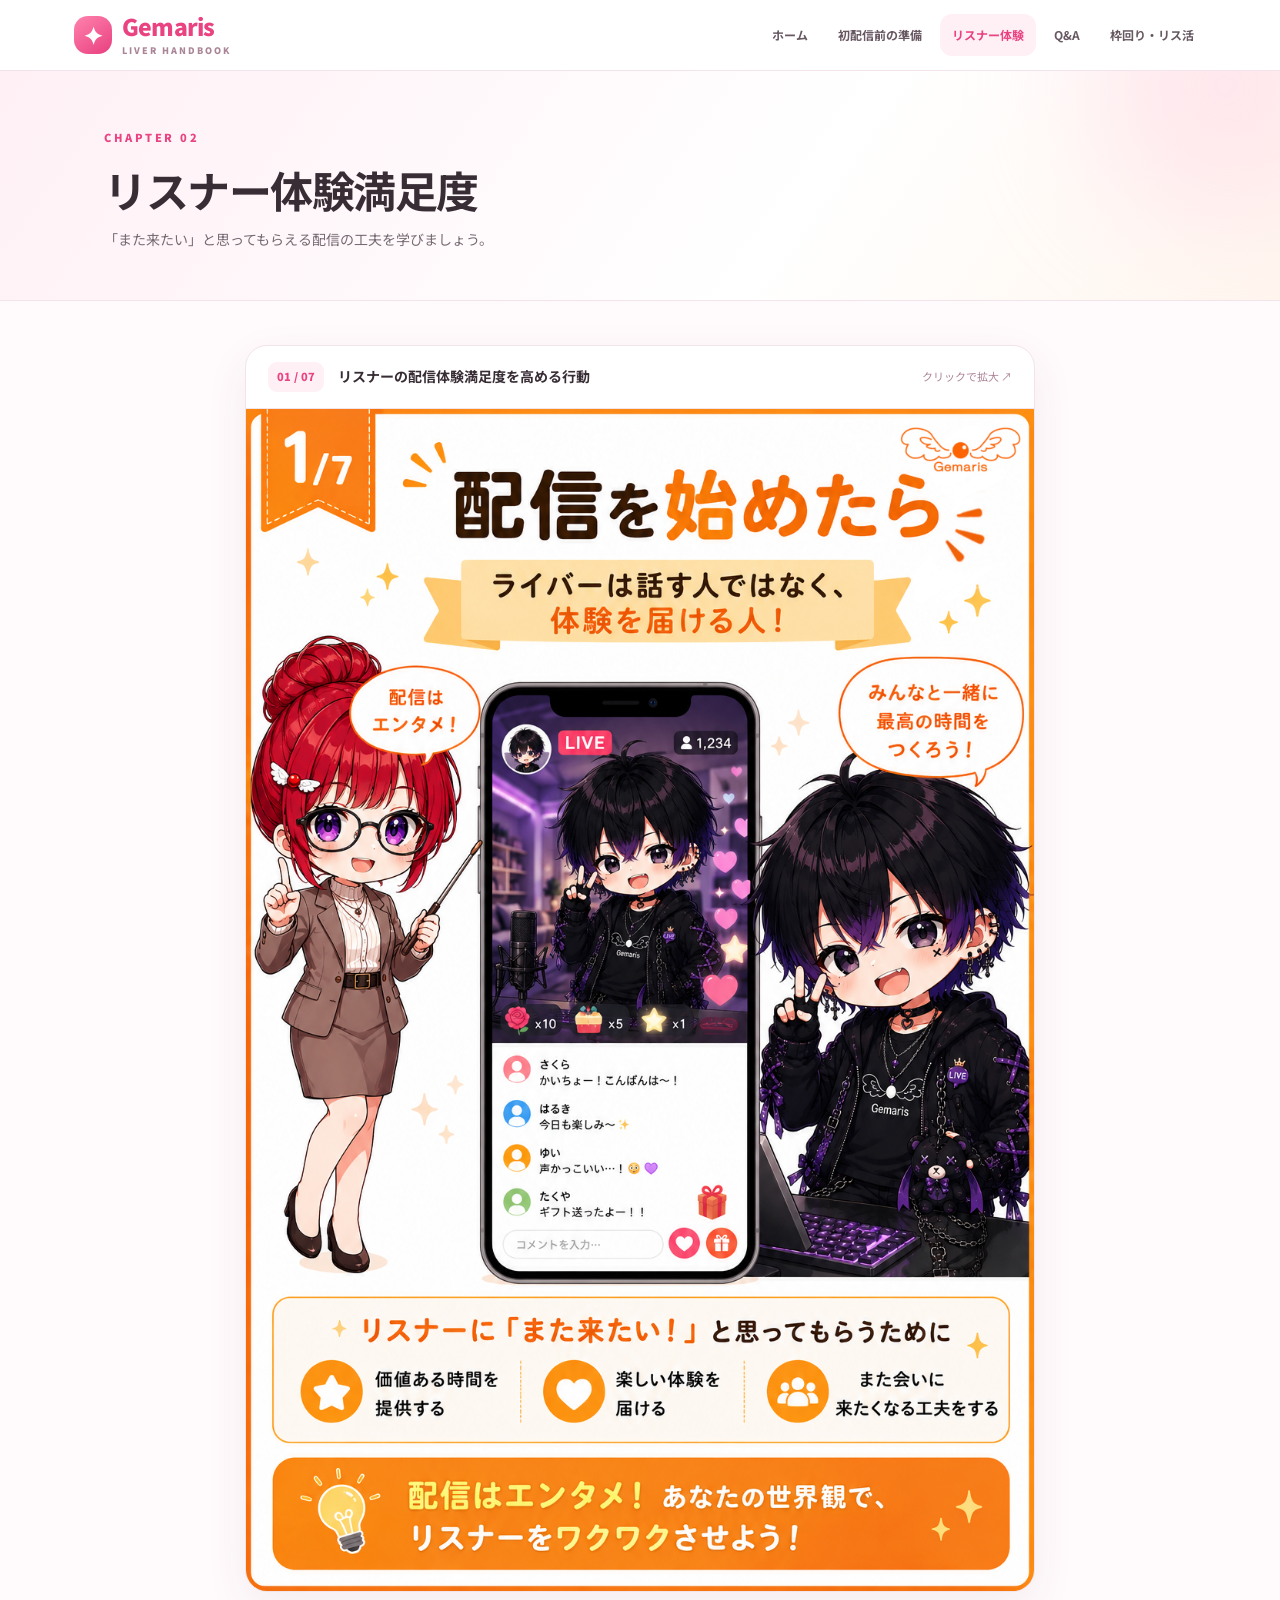
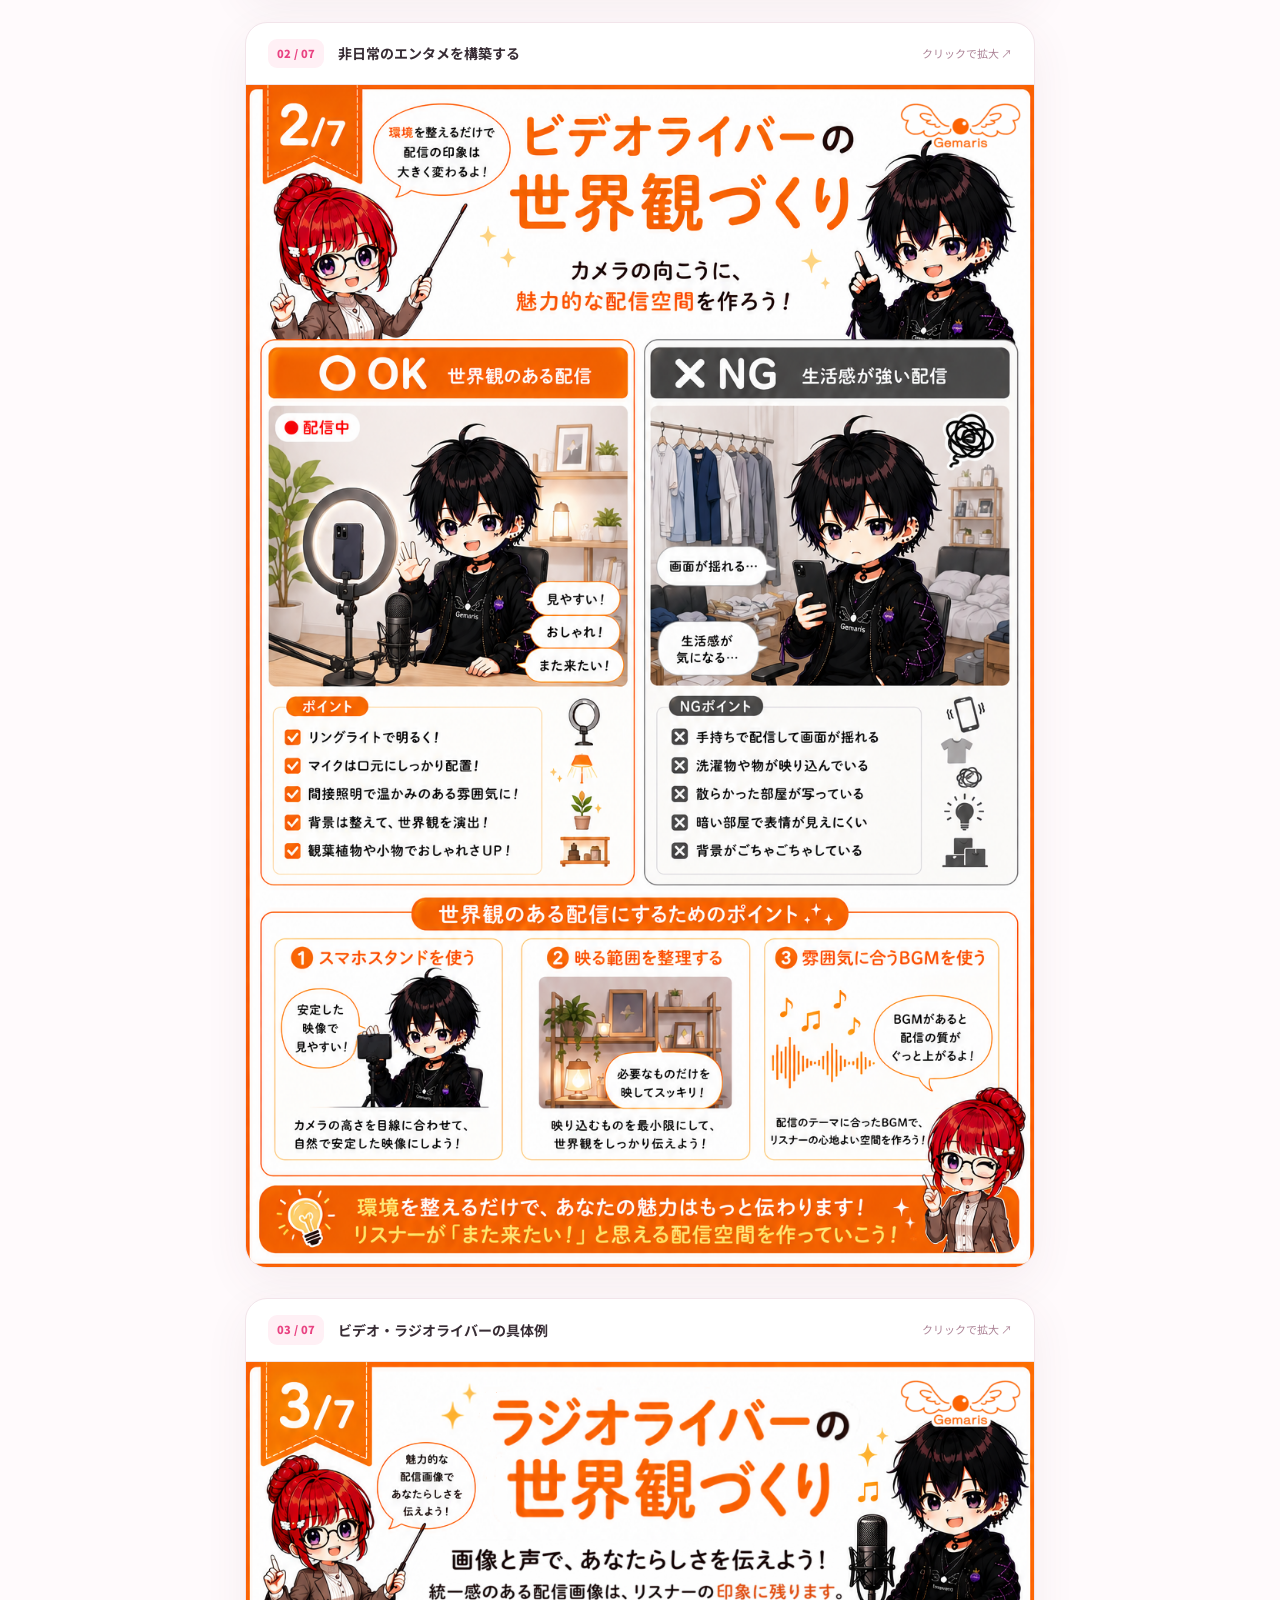
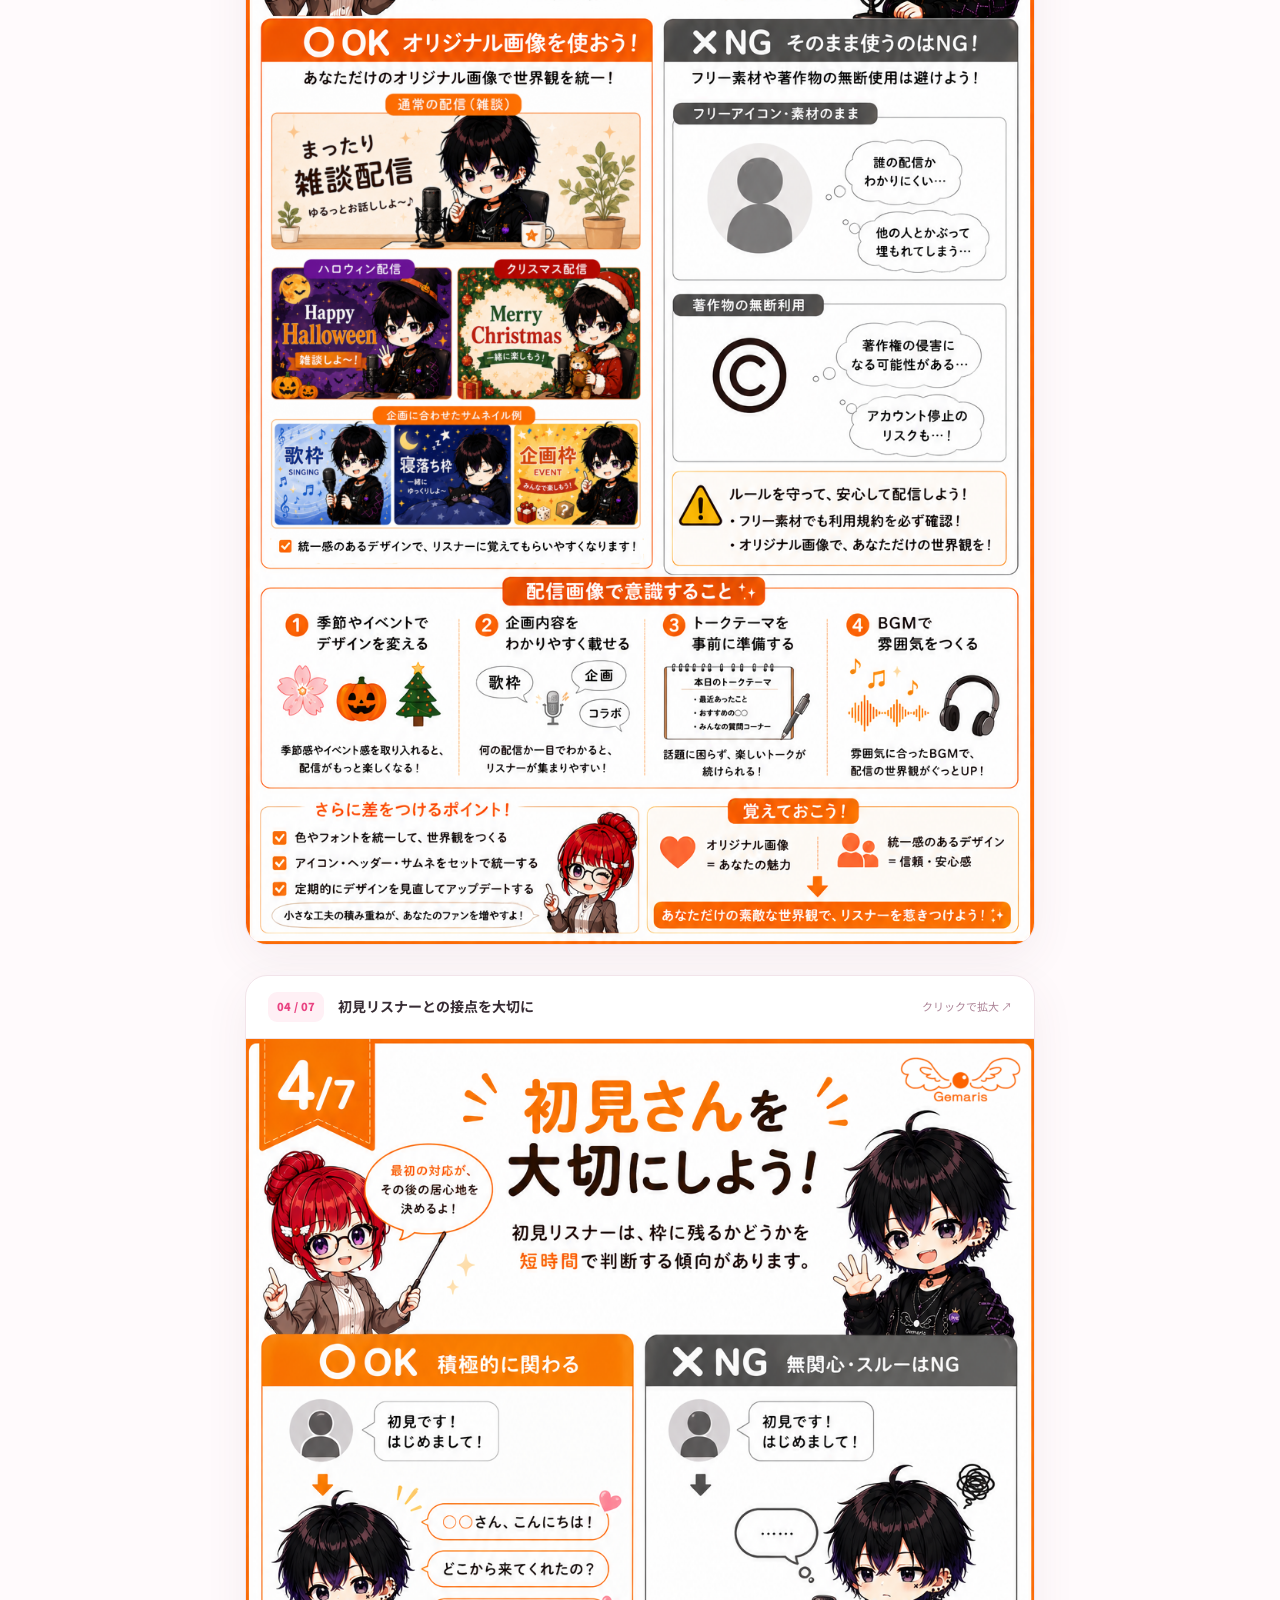
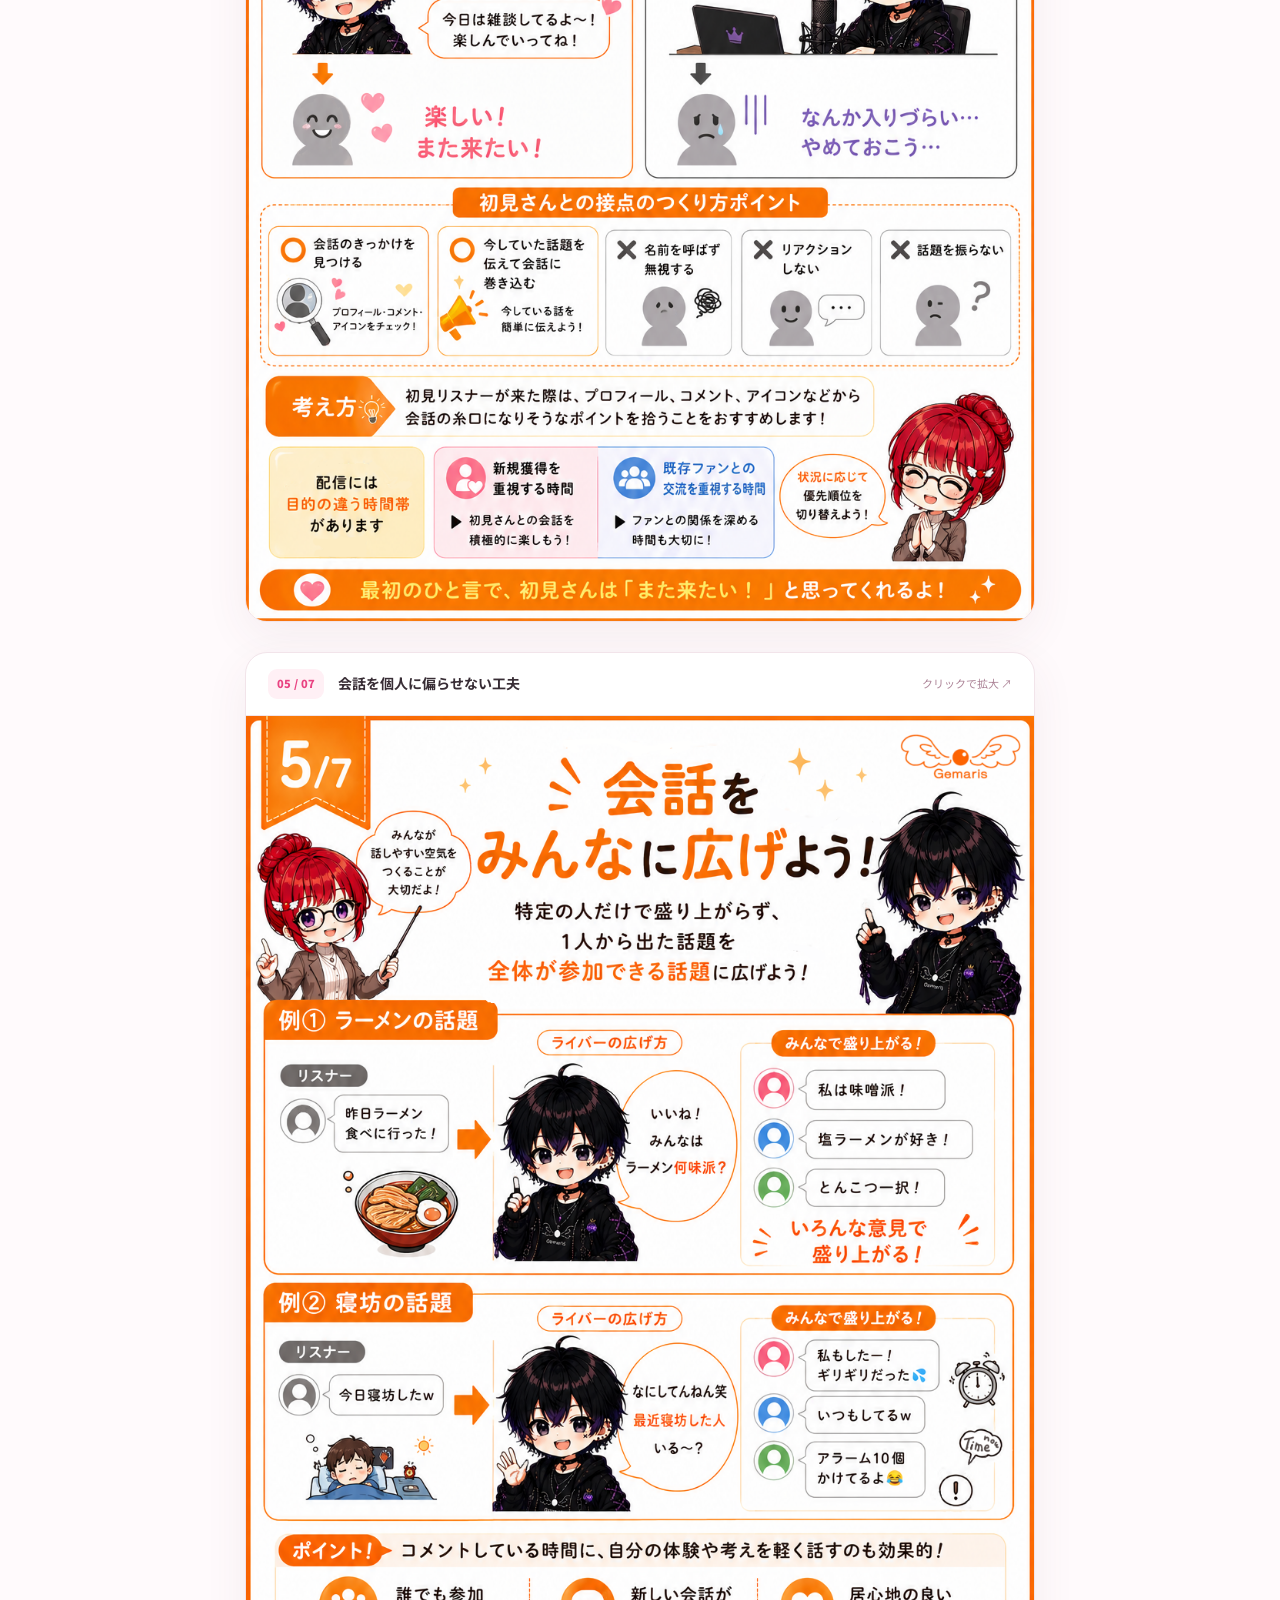
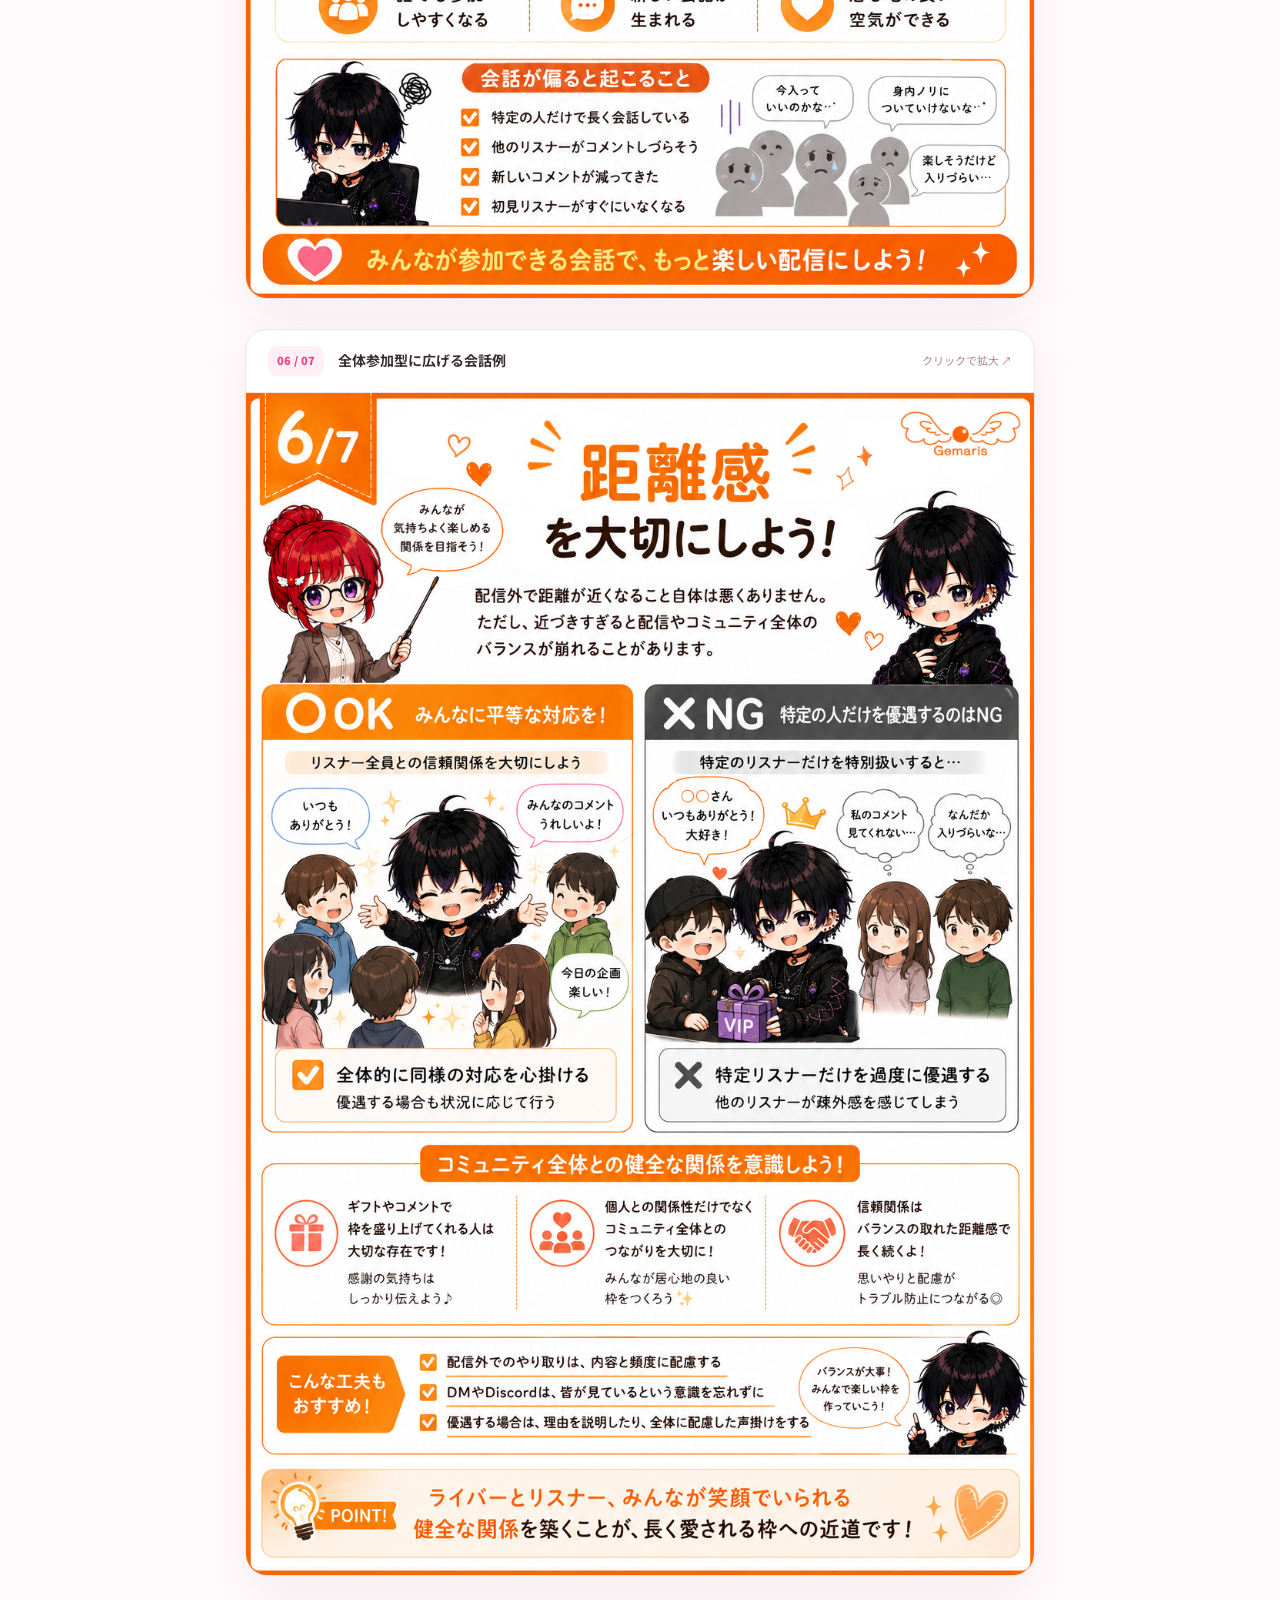
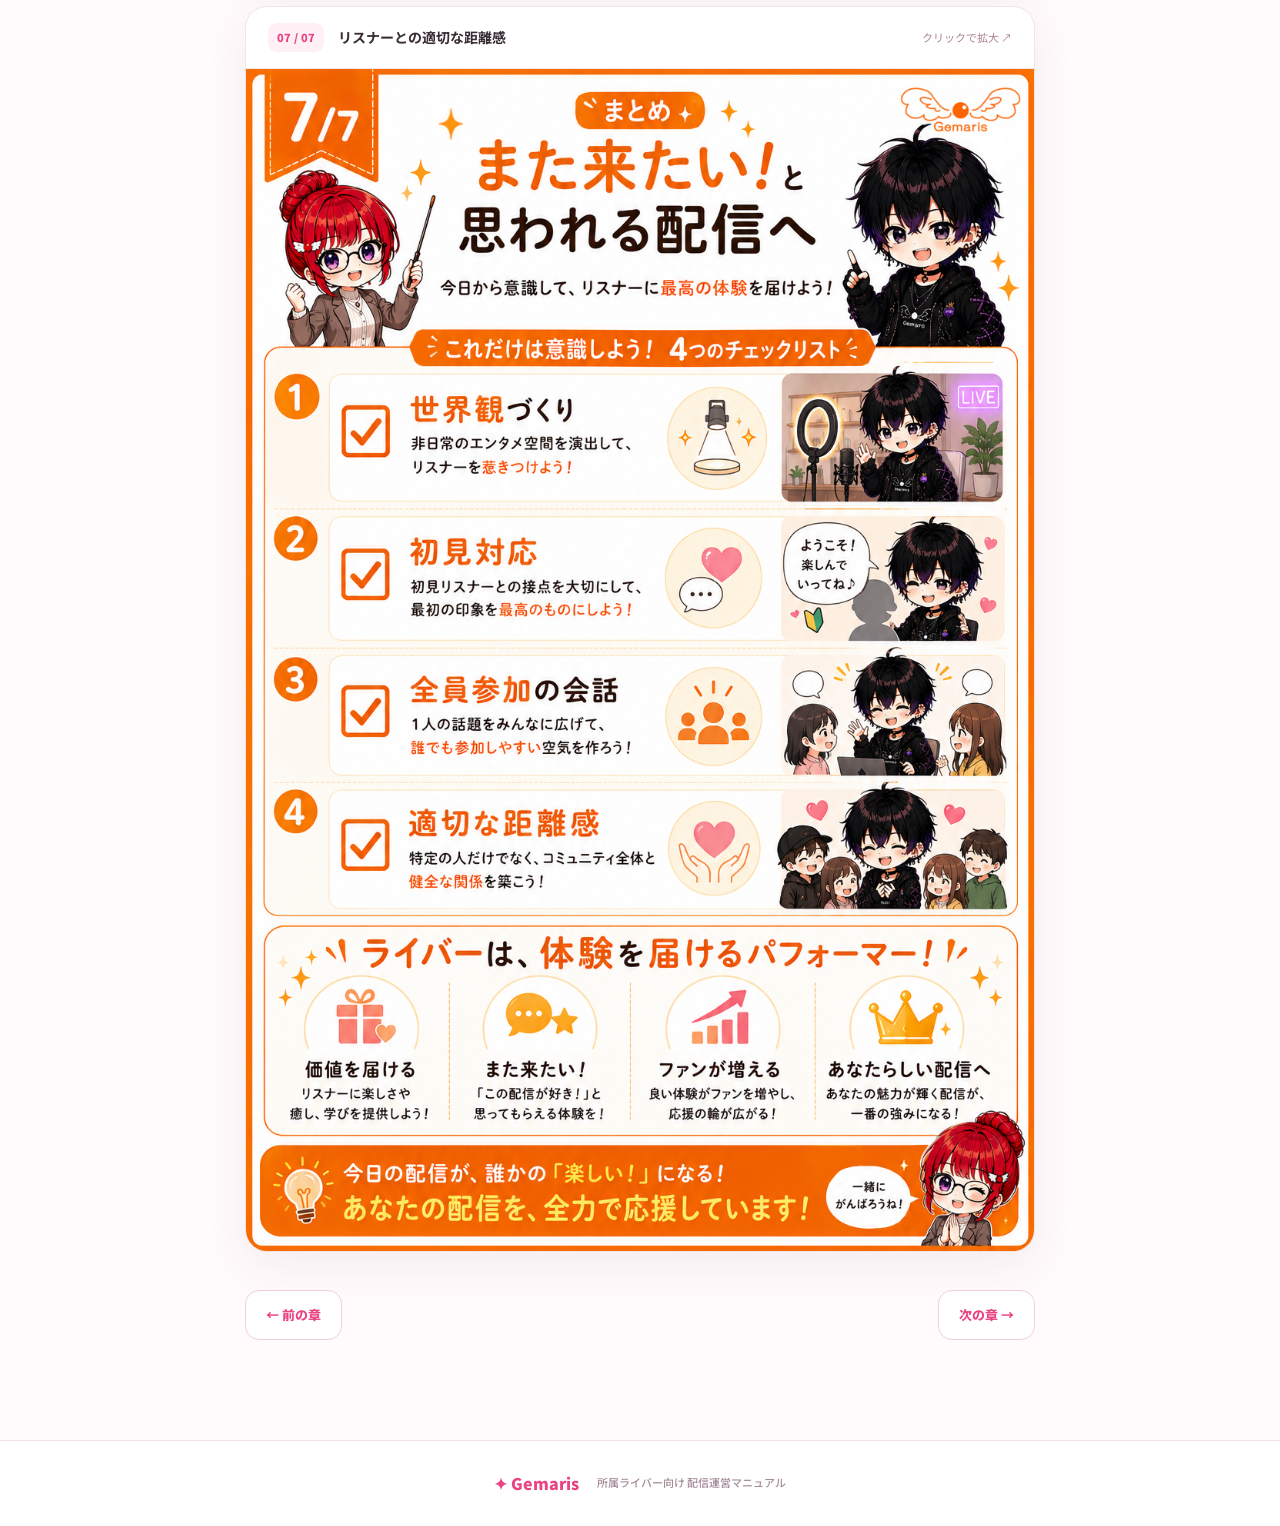
<file: listener-experience.html>
<!doctype html><html lang="ja"><head><meta charset="utf-8"><meta name="viewport" content="width=device-width,initial-scale=1"><meta name="theme-color" content="#fffafc"><title>リスナー体験満足度 | Gemaris ライバーマニュアル</title><link rel="stylesheet" href="css/style.css"></head><body><header class="header"><div class="header-inner"><a class="brand" href="index.html"><span class="brand-symbol">✦</span><span>Gemaris<small>LIVER HANDBOOK</small></span></a><button class="menu-button" aria-label="メニューを開く" aria-expanded="false" aria-controls="site-nav"><span></span><span></span><span></span></button><nav id="site-nav" class="nav"><a href="index.html" class="">ホーム</a><a href="preparation.html" class="">初配信前の準備</a><a href="listener-experience.html" class="current">リスナー体験</a><a href="qa.html" class="">Q&A</a><a href="listener-activity.html" class="">枠回り・リス活</a></nav></div></header><main><section class="page-head"><div class="page-head-inner"><span class="eyebrow">CHAPTER 02</span><h1>リスナー体験満足度</h1><p>「また来たい」と思ってもらえる配信の工夫を学びましょう。</p></div><div class="head-glow"></div></section><div class="content"><div class="gallery"><article class="manual-card"><div class="manual-card-head"><span class="page-count">01 / 07</span><h2>リスナーの配信体験満足度を高める行動</h2><span class="zoom-hint">クリックで拡大 ↗</span></div><button class="image-open" type="button" aria-label="リスナーの配信体験満足度を高める行動を拡大"><img src="images/listener01.png" alt="リスナーの配信体験満足度を高める行動" loading="lazy" onerror="this.closest('.manual-card').classList.add('missing-image')"><span class="image-missing">画像を追加するとここに表示されます<br><small>images/listener01.png</small></span></button></article><article class="manual-card"><div class="manual-card-head"><span class="page-count">02 / 07</span><h2>非日常のエンタメを構築する</h2><span class="zoom-hint">クリックで拡大 ↗</span></div><button class="image-open" type="button" aria-label="非日常のエンタメを構築するを拡大"><img src="images/listener02.png" alt="非日常のエンタメを構築する" loading="lazy" onerror="this.closest('.manual-card').classList.add('missing-image')"><span class="image-missing">画像を追加するとここに表示されます<br><small>images/listener02.png</small></span></button></article><article class="manual-card"><div class="manual-card-head"><span class="page-count">03 / 07</span><h2>ビデオ・ラジオライバーの具体例</h2><span class="zoom-hint">クリックで拡大 ↗</span></div><button class="image-open" type="button" aria-label="ビデオ・ラジオライバーの具体例を拡大"><img src="images/listener03.png" alt="ビデオ・ラジオライバーの具体例" loading="lazy" onerror="this.closest('.manual-card').classList.add('missing-image')"><span class="image-missing">画像を追加するとここに表示されます<br><small>images/listener03.png</small></span></button></article><article class="manual-card"><div class="manual-card-head"><span class="page-count">04 / 07</span><h2>初見リスナーとの接点を大切に</h2><span class="zoom-hint">クリックで拡大 ↗</span></div><button class="image-open" type="button" aria-label="初見リスナーとの接点を大切にを拡大"><img src="images/listener04.png" alt="初見リスナーとの接点を大切に" loading="lazy" onerror="this.closest('.manual-card').classList.add('missing-image')"><span class="image-missing">画像を追加するとここに表示されます<br><small>images/listener04.png</small></span></button></article><article class="manual-card"><div class="manual-card-head"><span class="page-count">05 / 07</span><h2>会話を個人に偏らせない工夫</h2><span class="zoom-hint">クリックで拡大 ↗</span></div><button class="image-open" type="button" aria-label="会話を個人に偏らせない工夫を拡大"><img src="images/listener05.png" alt="会話を個人に偏らせない工夫" loading="lazy" onerror="this.closest('.manual-card').classList.add('missing-image')"><span class="image-missing">画像を追加するとここに表示されます<br><small>images/listener05.png</small></span></button></article><article class="manual-card"><div class="manual-card-head"><span class="page-count">06 / 07</span><h2>全体参加型に広げる会話例</h2><span class="zoom-hint">クリックで拡大 ↗</span></div><button class="image-open" type="button" aria-label="全体参加型に広げる会話例を拡大"><img src="images/listener06.png" alt="全体参加型に広げる会話例" loading="lazy" onerror="this.closest('.manual-card').classList.add('missing-image')"><span class="image-missing">画像を追加するとここに表示されます<br><small>images/listener06.png</small></span></button></article><article class="manual-card"><div class="manual-card-head"><span class="page-count">07 / 07</span><h2>リスナーとの適切な距離感</h2><span class="zoom-hint">クリックで拡大 ↗</span></div><button class="image-open" type="button" aria-label="リスナーとの適切な距離感を拡大"><img src="images/listener07.png" alt="リスナーとの適切な距離感" loading="lazy" onerror="this.closest('.manual-card').classList.add('missing-image')"><span class="image-missing">画像を追加するとここに表示されます<br><small>images/listener07.png</small></span></button></article></div><div class="pager"><a href="preparation.html">← 前の章</a><a href="qa.html">次の章 →</a></div></div></main><footer class="footer"><span>✦ Gemaris</span><small>所属ライバー向け 配信運営マニュアル</small></footer><dialog id="lightbox" class="lightbox" aria-label="画像を拡大表示"><button class="close-lightbox" aria-label="閉じる">×</button><img alt=""><p>タップまたはEscキーで閉じる</p></dialog><script src="js/site.js" defer></script></body></html>
</file>
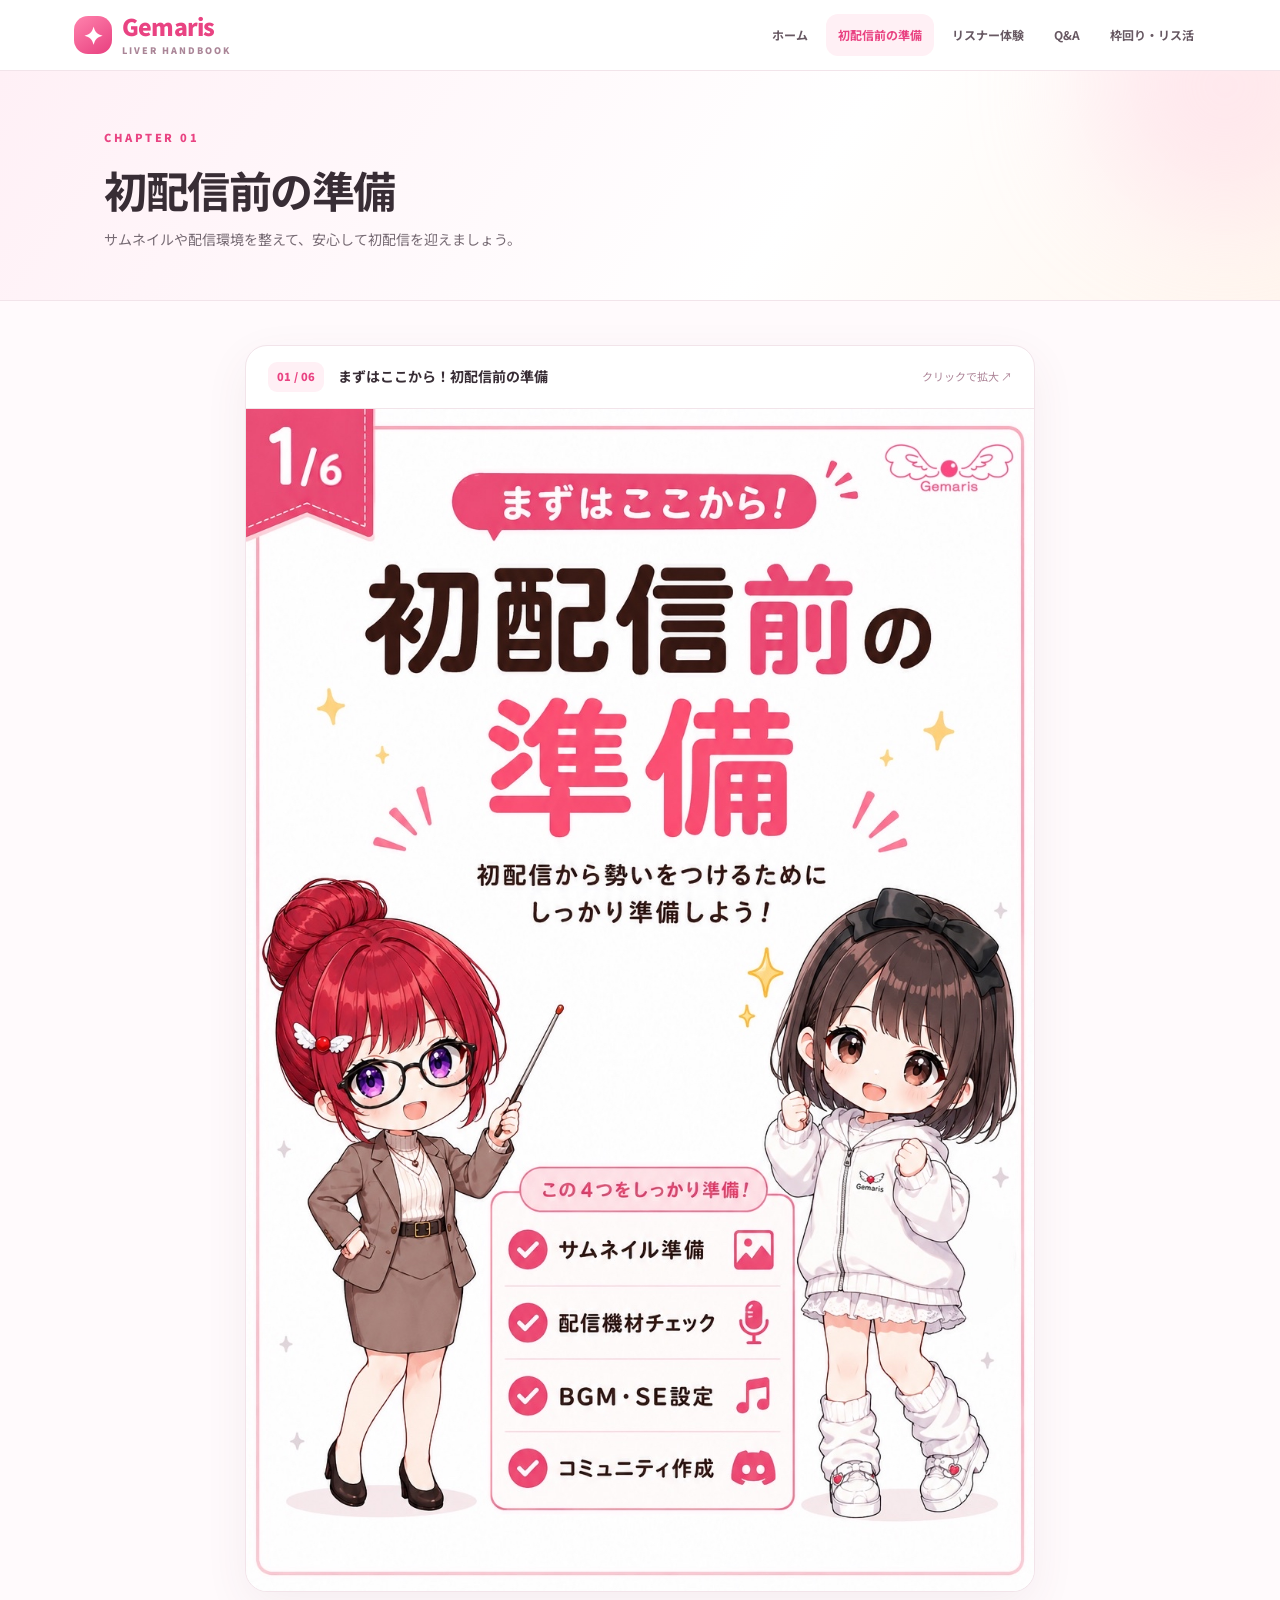
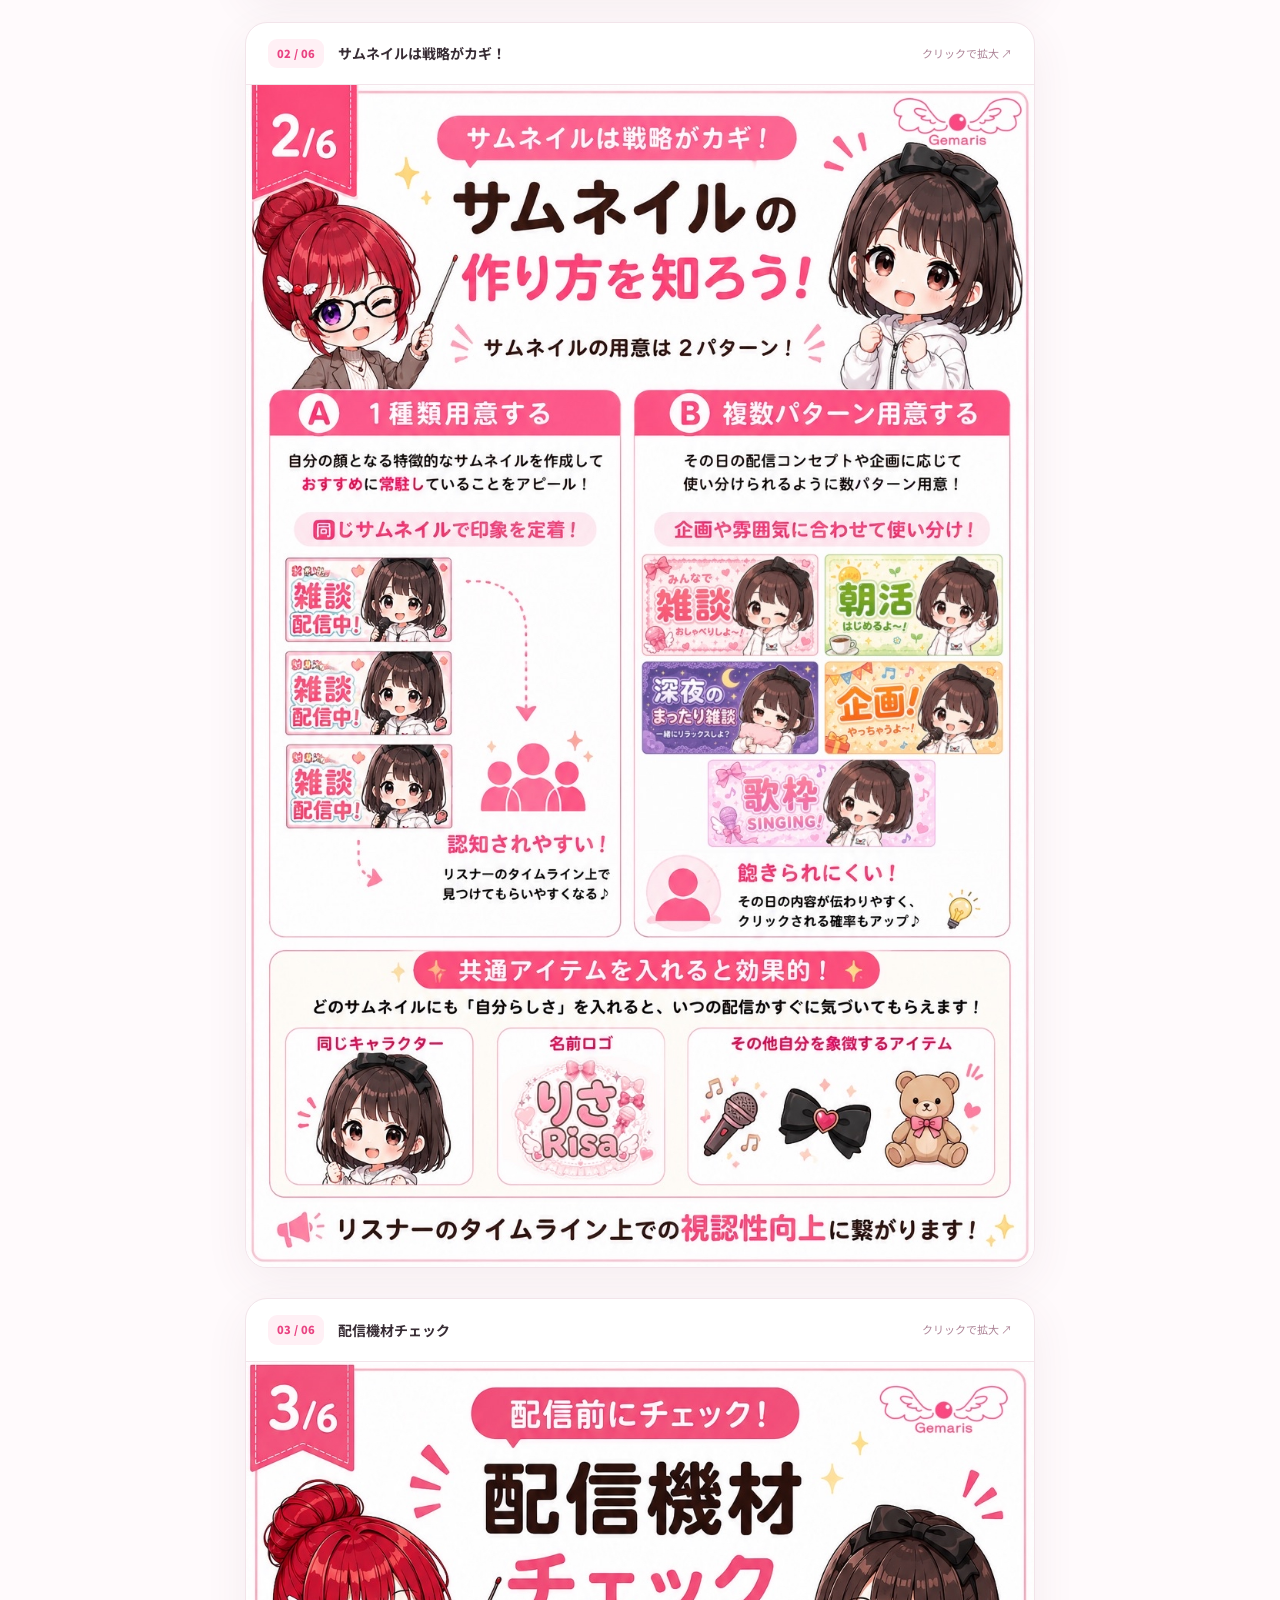
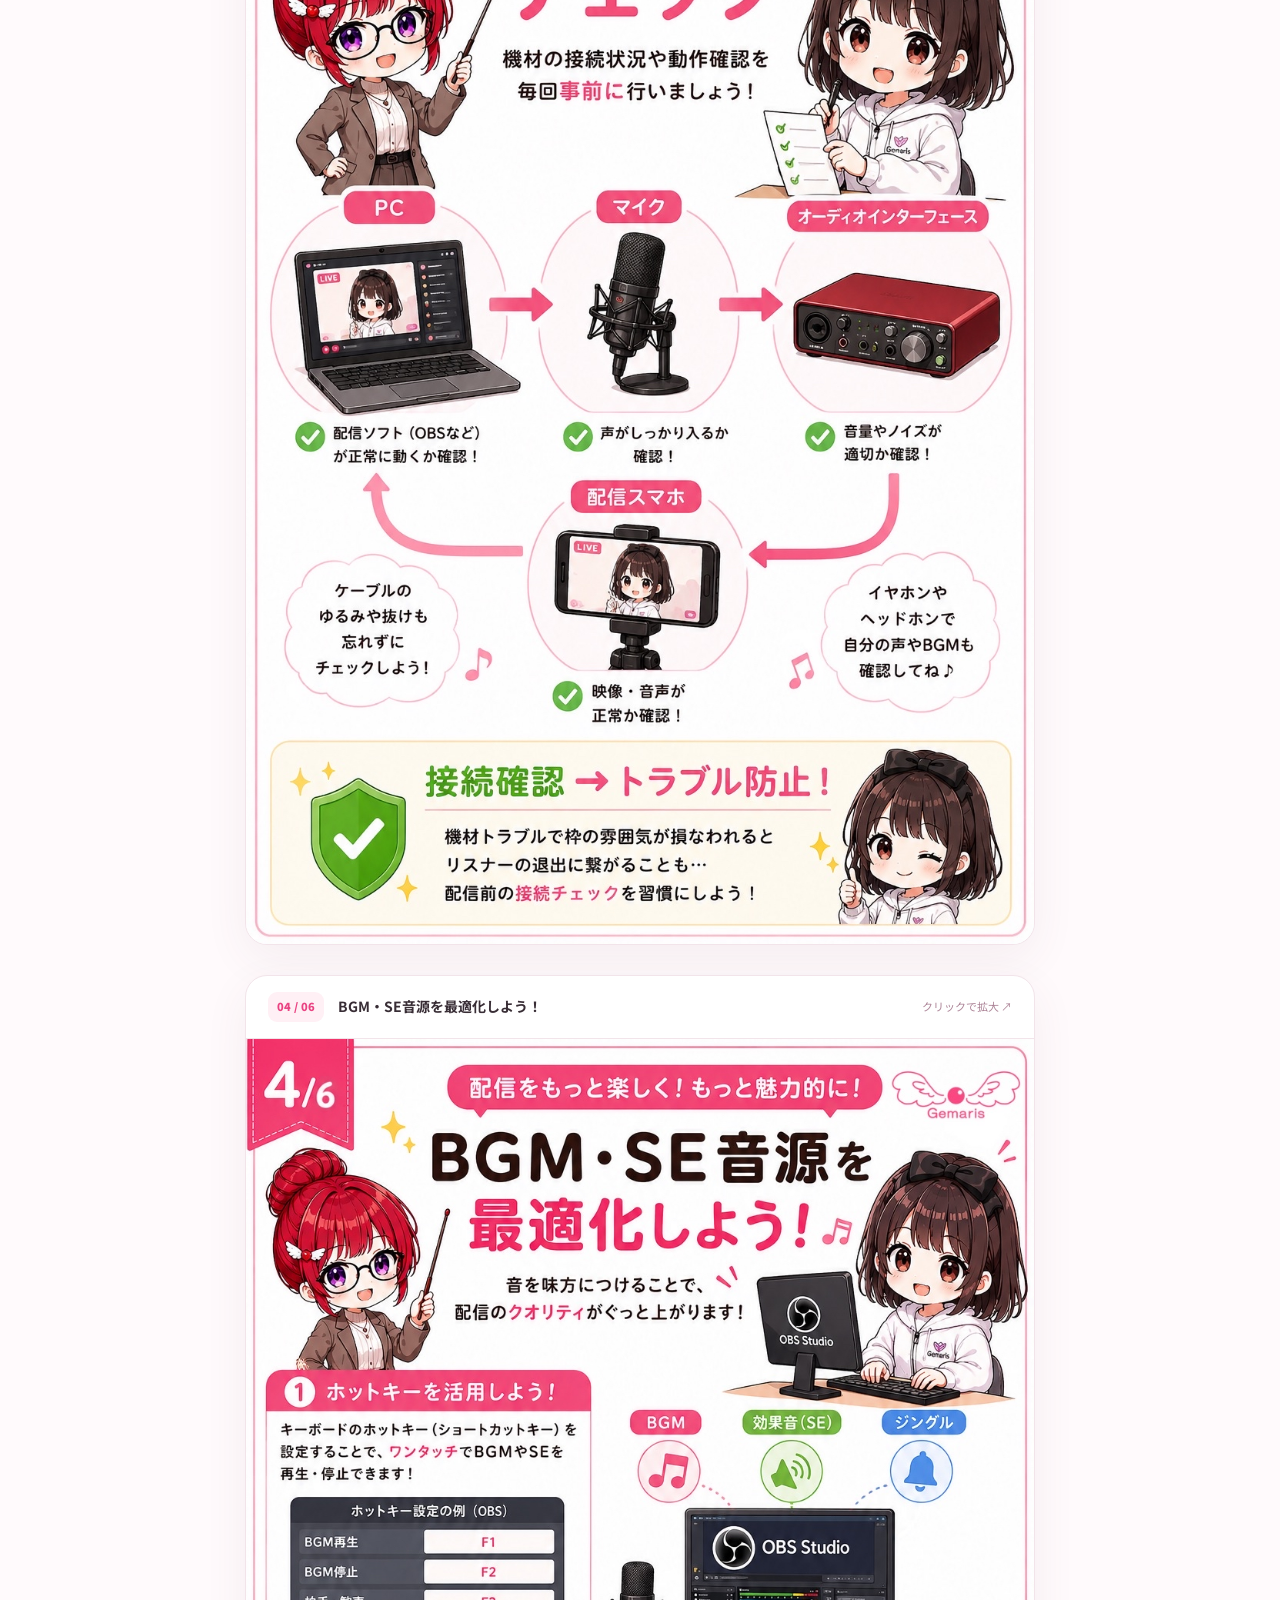
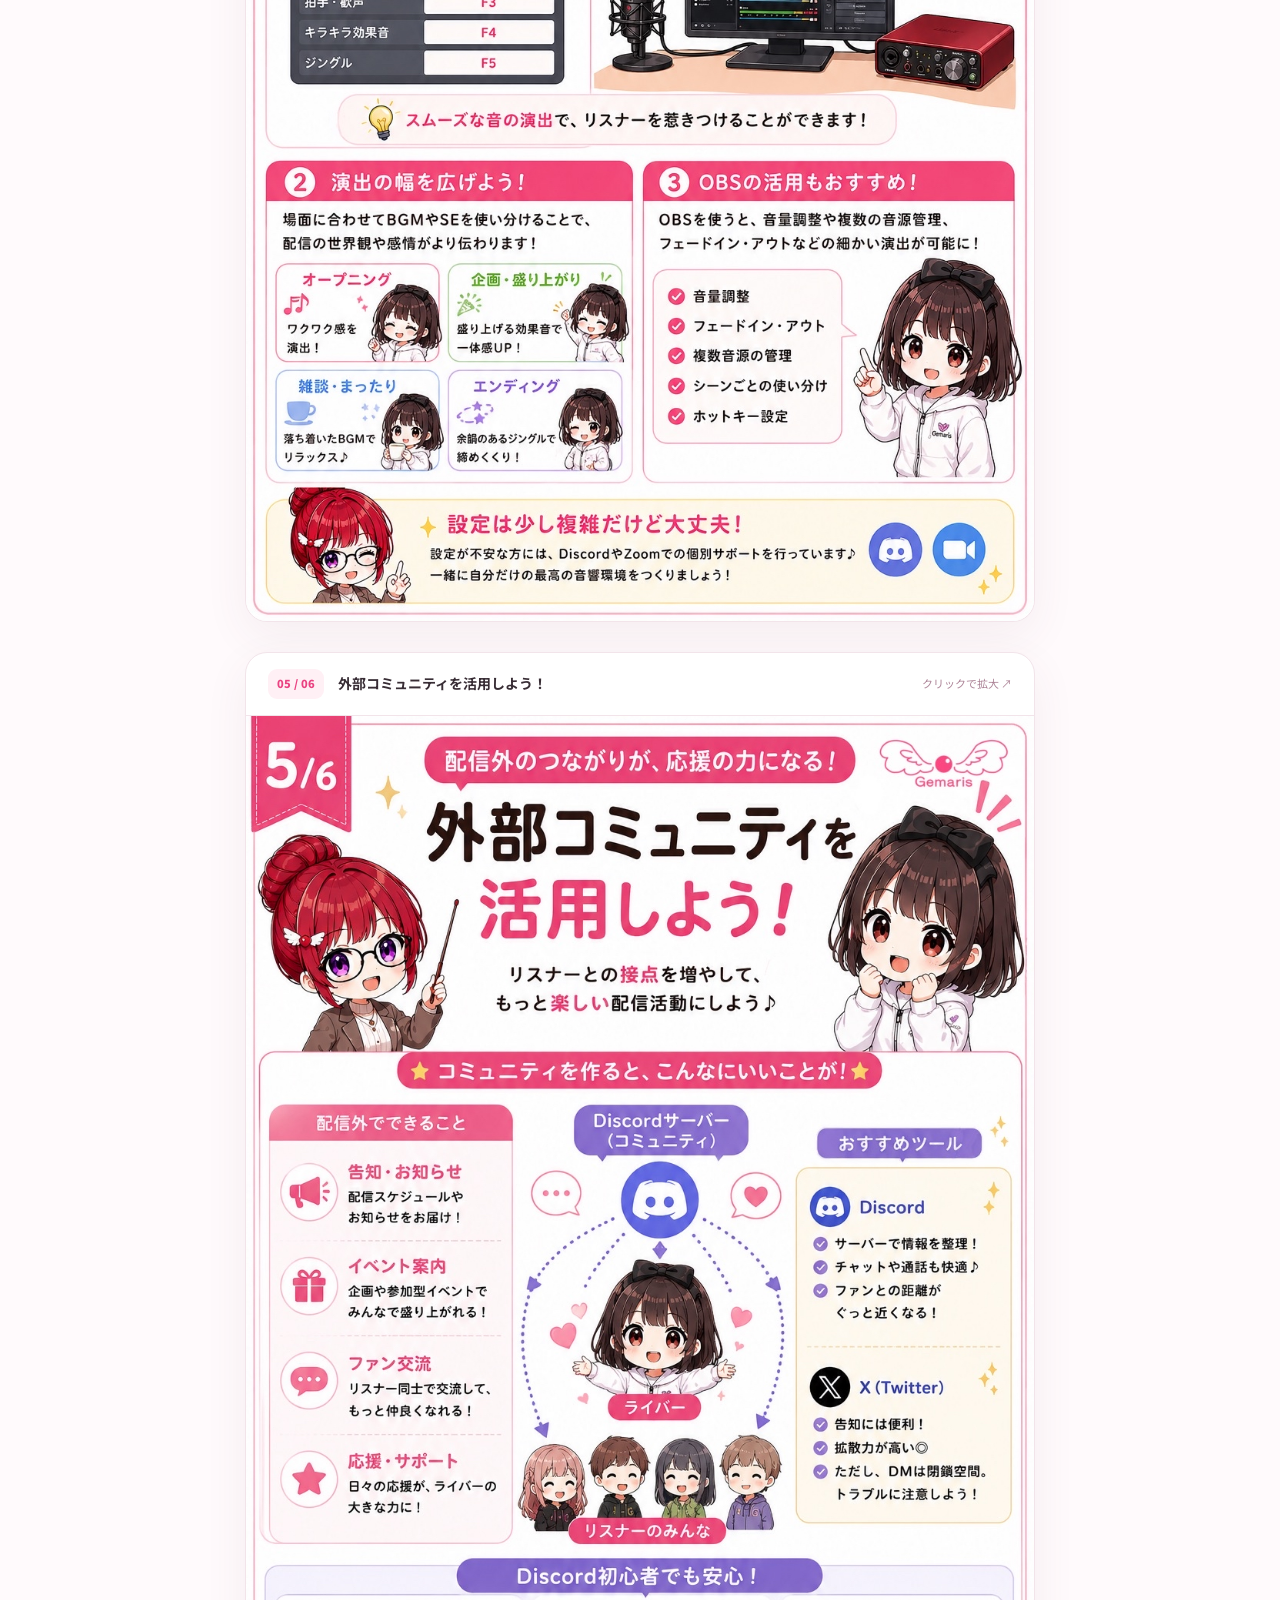
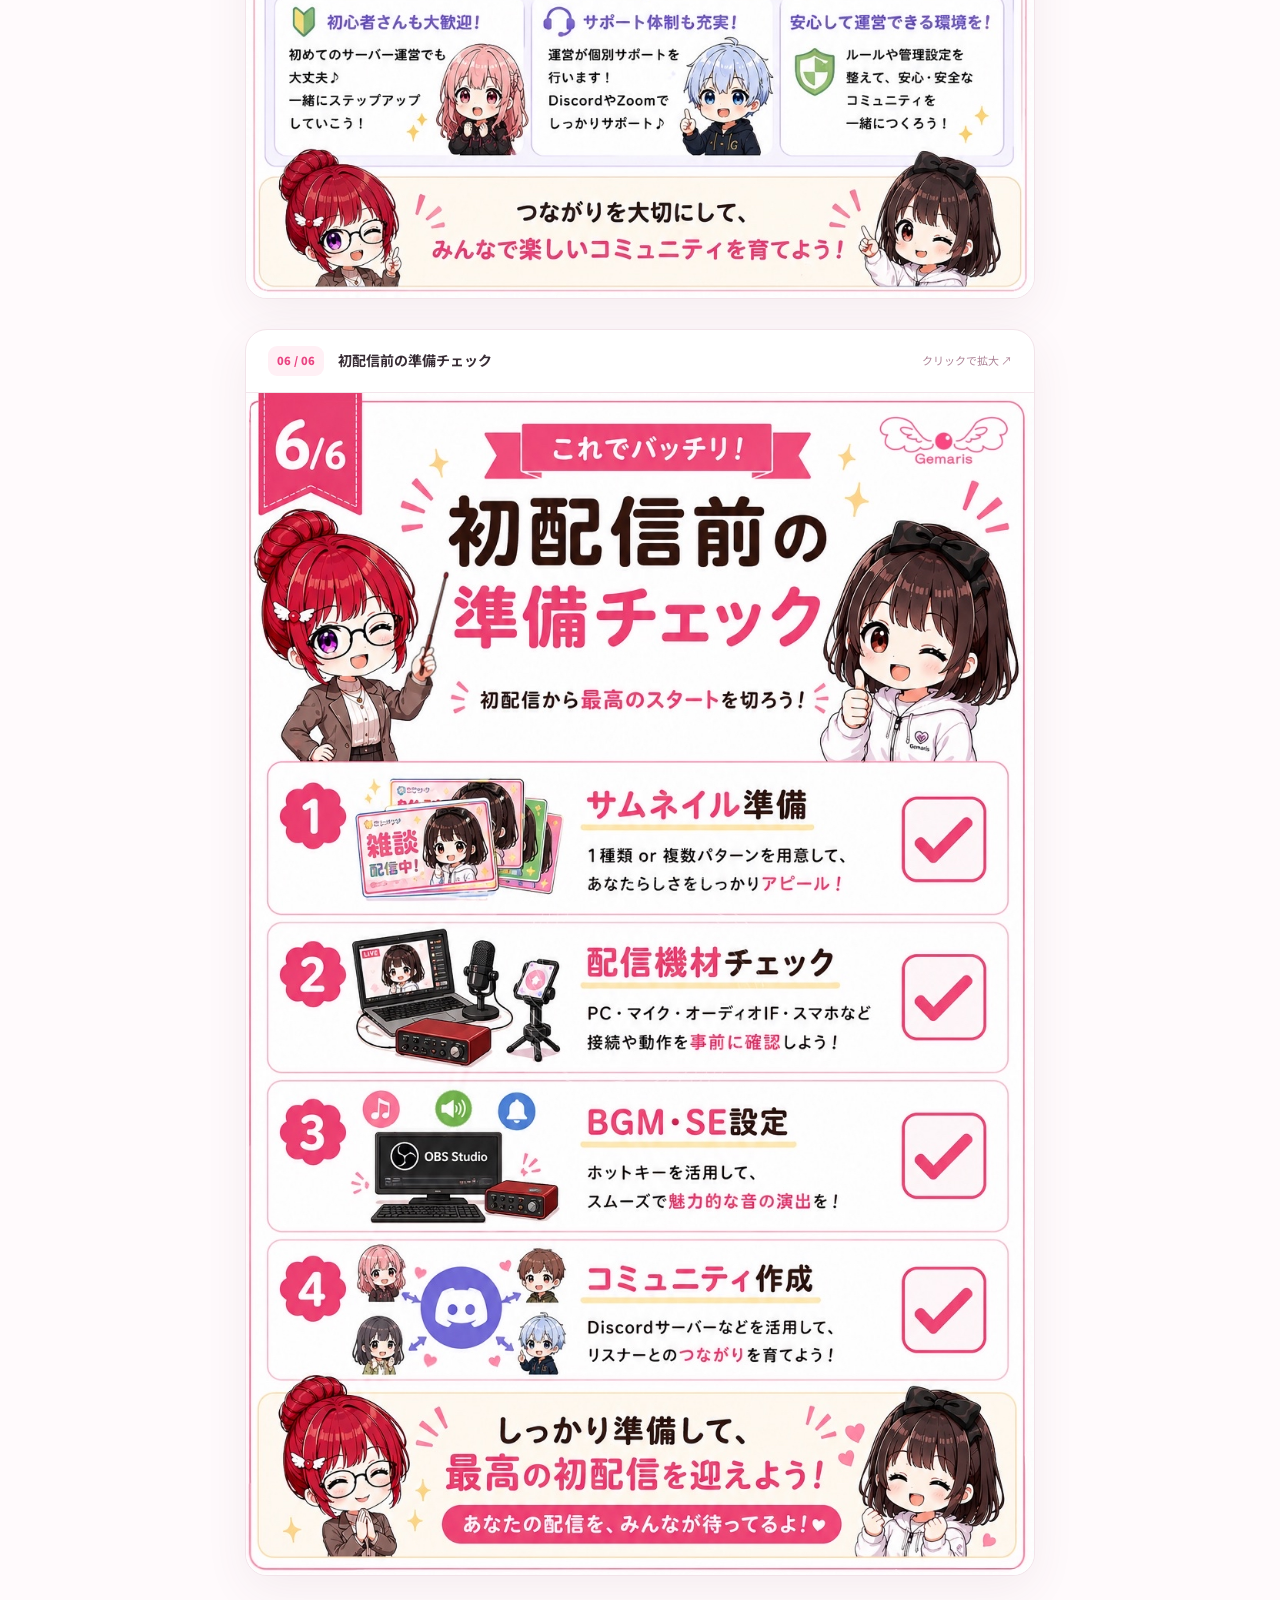
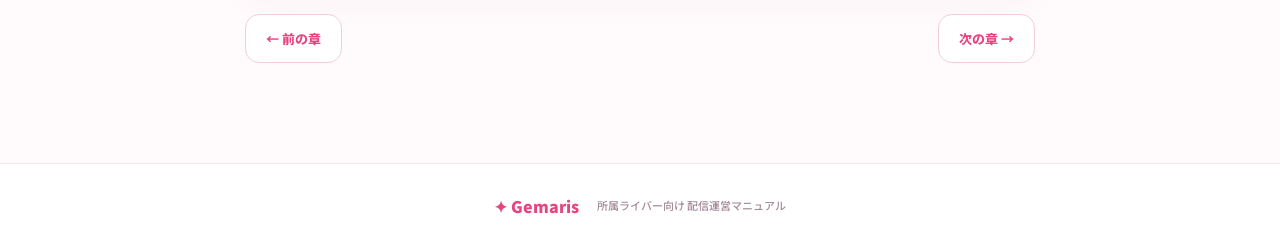
<file: preparation.html>
<!doctype html><html lang="ja"><head><meta charset="utf-8"><meta name="viewport" content="width=device-width,initial-scale=1"><meta name="theme-color" content="#fffafc"><title>初配信前の準備 | Gemaris ライバーマニュアル</title><link rel="stylesheet" href="css/style.css"></head><body><header class="header"><div class="header-inner"><a class="brand" href="index.html"><span class="brand-symbol">✦</span><span>Gemaris<small>LIVER HANDBOOK</small></span></a><button class="menu-button" aria-label="メニューを開く" aria-expanded="false" aria-controls="site-nav"><span></span><span></span><span></span></button><nav id="site-nav" class="nav"><a href="index.html" class="">ホーム</a><a href="preparation.html" class="current">初配信前の準備</a><a href="listener-experience.html" class="">リスナー体験</a><a href="qa.html" class="">Q&A</a><a href="listener-activity.html" class="">枠回り・リス活</a></nav></div></header><main><section class="page-head"><div class="page-head-inner"><span class="eyebrow">CHAPTER 01</span><h1>初配信前の準備</h1><p>サムネイルや配信環境を整えて、安心して初配信を迎えましょう。</p></div><div class="head-glow"></div></section><div class="content"><div class="gallery"><article class="manual-card"><div class="manual-card-head"><span class="page-count">01 / 06</span><h2>まずはここから！初配信前の準備</h2><span class="zoom-hint">クリックで拡大 ↗</span></div><button class="image-open" type="button" aria-label="まずはここから！初配信前の準備を拡大"><img src="images/liverdebut01.png" alt="まずはここから！初配信前の準備" loading="lazy" onerror="this.closest('.manual-card').classList.add('missing-image')"><span class="image-missing">画像を追加するとここに表示されます<br><small>images/liverdebut01.png</small></span></button></article><article class="manual-card"><div class="manual-card-head"><span class="page-count">02 / 06</span><h2>サムネイルは戦略がカギ！</h2><span class="zoom-hint">クリックで拡大 ↗</span></div><button class="image-open" type="button" aria-label="サムネイルは戦略がカギ！を拡大"><img src="images/liverdebut02.png" alt="サムネイルは戦略がカギ！" loading="lazy" onerror="this.closest('.manual-card').classList.add('missing-image')"><span class="image-missing">画像を追加するとここに表示されます<br><small>images/liverdebut02.png</small></span></button></article><article class="manual-card"><div class="manual-card-head"><span class="page-count">03 / 06</span><h2>配信機材チェック</h2><span class="zoom-hint">クリックで拡大 ↗</span></div><button class="image-open" type="button" aria-label="配信機材チェックを拡大"><img src="images/liverdebut03.png" alt="配信機材チェック" loading="lazy" onerror="this.closest('.manual-card').classList.add('missing-image')"><span class="image-missing">画像を追加するとここに表示されます<br><small>images/liverdebut03.png</small></span></button></article><article class="manual-card"><div class="manual-card-head"><span class="page-count">04 / 06</span><h2>BGM・SE音源を最適化しよう！</h2><span class="zoom-hint">クリックで拡大 ↗</span></div><button class="image-open" type="button" aria-label="BGM・SE音源を最適化しよう！を拡大"><img src="images/liverdebut04.png" alt="BGM・SE音源を最適化しよう！" loading="lazy" onerror="this.closest('.manual-card').classList.add('missing-image')"><span class="image-missing">画像を追加するとここに表示されます<br><small>images/liverdebut04.png</small></span></button></article><article class="manual-card"><div class="manual-card-head"><span class="page-count">05 / 06</span><h2>外部コミュニティを活用しよう！</h2><span class="zoom-hint">クリックで拡大 ↗</span></div><button class="image-open" type="button" aria-label="外部コミュニティを活用しよう！を拡大"><img src="images/liverdebut05.png" alt="外部コミュニティを活用しよう！" loading="lazy" onerror="this.closest('.manual-card').classList.add('missing-image')"><span class="image-missing">画像を追加するとここに表示されます<br><small>images/liverdebut05.png</small></span></button></article><article class="manual-card"><div class="manual-card-head"><span class="page-count">06 / 06</span><h2>初配信前の準備チェック</h2><span class="zoom-hint">クリックで拡大 ↗</span></div><button class="image-open" type="button" aria-label="初配信前の準備チェックを拡大"><img src="images/liverdebut06.png" alt="初配信前の準備チェック" loading="lazy" onerror="this.closest('.manual-card').classList.add('missing-image')"><span class="image-missing">画像を追加するとここに表示されます<br><small>images/liverdebut06.png</small></span></button></article></div><div class="pager"><a href="index.html">← 前の章</a><a href="listener-experience.html">次の章 →</a></div></div></main><footer class="footer"><span>✦ Gemaris</span><small>所属ライバー向け 配信運営マニュアル</small></footer><dialog id="lightbox" class="lightbox" aria-label="画像を拡大表示"><button class="close-lightbox" aria-label="閉じる">×</button><img alt=""><p>タップまたはEscキーで閉じる</p></dialog><script src="js/site.js" defer></script></body></html>
</file>
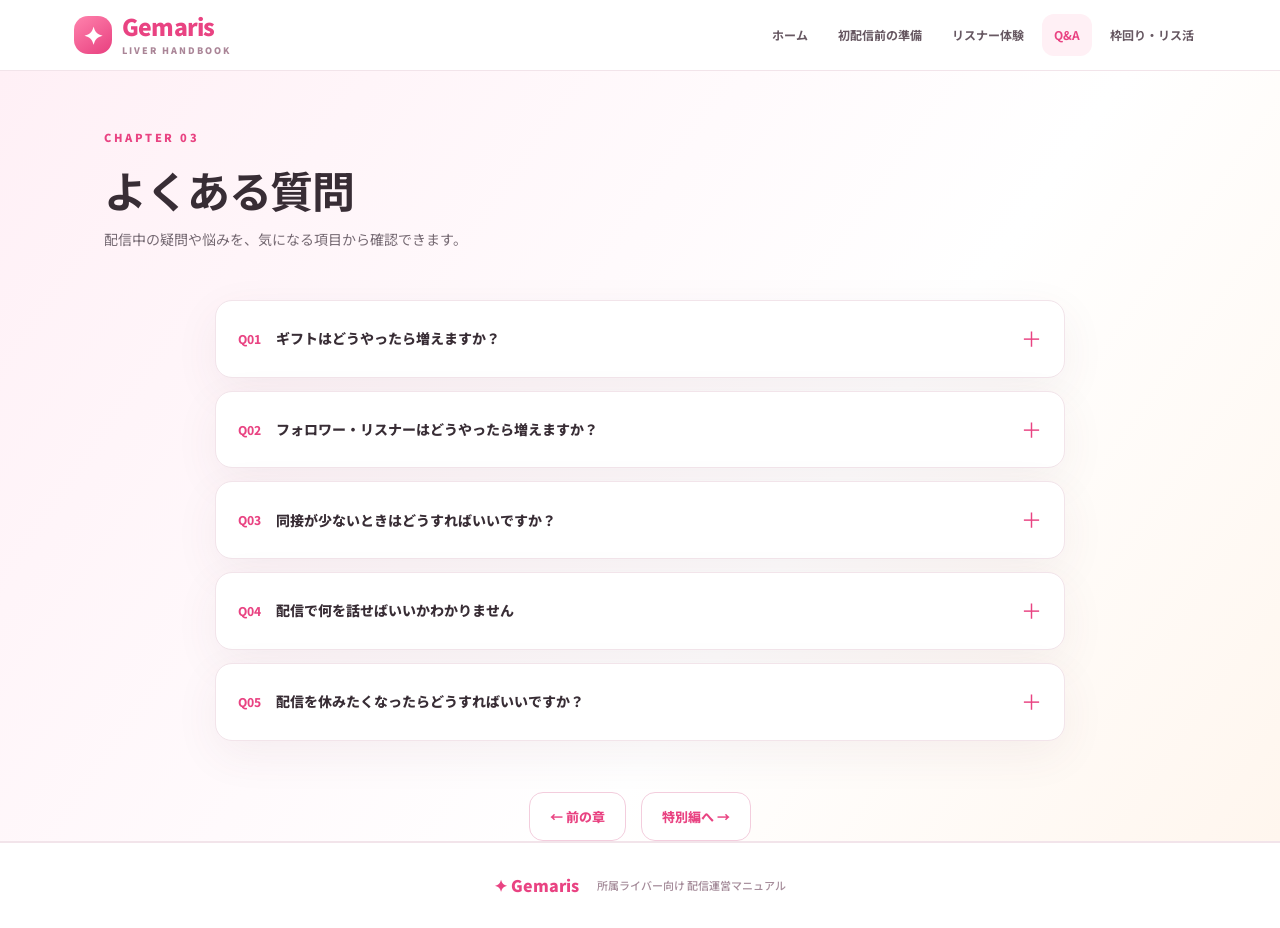
<file: qa.html>
<!doctype html><html lang="ja"><head><meta charset="utf-8"><meta name="viewport" content="width=device-width,initial-scale=1"><meta name="theme-color" content="#fffafc"><title>よくある質問 | Gemaris ライバーマニュアル</title><link rel="stylesheet" href="css/style.css"></head><body><header class="header"><div class="header-inner"><a class="brand" href="index.html"><span class="brand-symbol">✦</span><span>Gemaris<small>LIVER HANDBOOK</small></span></a><button class="menu-button" aria-label="メニューを開く" aria-expanded="false" aria-controls="site-nav"><span></span><span></span><span></span></button><nav id="site-nav" class="nav"><a href="index.html" class="">ホーム</a><a href="preparation.html" class="">初配信前の準備</a><a href="listener-experience.html" class="">リスナー体験</a><a href="qa.html" class="current">Q&A</a><a href="listener-activity.html" class="">枠回り・リス活</a></nav></div></header><main><section class="page-head"><div class="page-head-inner"><span class="eyebrow">CHAPTER 03</span><h1>よくある質問</h1><p>配信中の疑問や悩みを、気になる項目から確認できます。</p></div><div class="qa-list"><details class="qa-item"><summary><span class="qa-num">Q01</span><span>ギフトはどうやったら増えますか？</span><span class="qa-plus">＋</span></summary><div class="qa-answer"><button class="image-open" aria-label="回答画像を拡大"><img src="images/qa01.png" loading="lazy" alt="ギフトはどうやったら増えますか？の回答" onerror="this.closest('.qa-item').classList.add('missing-image')"><span class="image-missing">画像を追加するとここに表示されます<br><small>images/qa01.png</small></span></button></div></details><details class="qa-item"><summary><span class="qa-num">Q02</span><span>フォロワー・リスナーはどうやったら増えますか？</span><span class="qa-plus">＋</span></summary><div class="qa-answer"><button class="image-open" aria-label="回答画像を拡大"><img src="images/qa02.png" loading="lazy" alt="フォロワー・リスナーはどうやったら増えますか？の回答" onerror="this.closest('.qa-item').classList.add('missing-image')"><span class="image-missing">画像を追加するとここに表示されます<br><small>images/qa02.png</small></span></button></div></details><details class="qa-item"><summary><span class="qa-num">Q03</span><span>同接が少ないときはどうすればいいですか？</span><span class="qa-plus">＋</span></summary><div class="qa-answer"><button class="image-open" aria-label="回答画像を拡大"><img src="images/qa03.png" loading="lazy" alt="同接が少ないときはどうすればいいですか？の回答" onerror="this.closest('.qa-item').classList.add('missing-image')"><span class="image-missing">画像を追加するとここに表示されます<br><small>images/qa03.png</small></span></button></div></details><details class="qa-item"><summary><span class="qa-num">Q04</span><span>配信で何を話せばいいかわかりません</span><span class="qa-plus">＋</span></summary><div class="qa-answer"><button class="image-open" aria-label="回答画像を拡大"><img src="images/qa04.png" loading="lazy" alt="配信で何を話せばいいかわかりませんの回答" onerror="this.closest('.qa-item').classList.add('missing-image')"><span class="image-missing">画像を追加するとここに表示されます<br><small>images/qa04.png</small></span></button></div></details><details class="qa-item"><summary><span class="qa-num">Q05</span><span>配信を休みたくなったらどうすればいいですか？</span><span class="qa-plus">＋</span></summary><div class="qa-answer"><button class="image-open" aria-label="回答画像を拡大"><img src="images/qa05.png" loading="lazy" alt="配信を休みたくなったらどうすればいいですか？の回答" onerror="this.closest('.qa-item').classList.add('missing-image')"><span class="image-missing">画像を追加するとここに表示されます<br><small>images/qa05.png</small></span></button></div></details><div class="pager"><a href="listener-experience.html">← 前の章</a><a href="listener-activity.html">特別編へ →</a></div></div></main><footer class="footer"><span>✦ Gemaris</span><small>所属ライバー向け 配信運営マニュアル</small></footer><dialog id="lightbox" class="lightbox" aria-label="画像を拡大表示"><button class="close-lightbox" aria-label="閉じる">×</button><img alt=""><p>タップまたはEscキーで閉じる</p></dialog><script src="js/site.js" defer></script></body></html>
</file>
<file: css/style.css>
@import url('https://fonts.googleapis.com/css2?family=Noto+Sans+JP:wght@400;500;600;700;800;900&display=swap');
:root{--ink:#382d35;--muted:#766a73;--pink:#e94382;--lightpink:#fff0f5;--border:#f2e4ea;--paper:#fff;--bg:#fffafc;--shadow:0 14px 45px rgba(109,53,81,.065)}*{box-sizing:border-box}html{scroll-behavior:smooth}body{margin:0;background:var(--bg);color:var(--ink);font-family:'Noto Sans JP','Yu Gothic',sans-serif;line-height:1.8}a{color:inherit;text-decoration:none}button{font:inherit}.header{position:sticky;top:0;z-index:20;background:rgba(255,255,255,.94);backdrop-filter:blur(16px);border-bottom:1px solid var(--border)}.header-inner{max-width:1180px;margin:auto;padding:14px 24px;display:flex;align-items:center;justify-content:space-between;gap:24px}.brand{display:flex;align-items:center;gap:10px;font-size:23px;font-weight:900;letter-spacing:-.8px;color:var(--pink);line-height:1.1}.brand small{display:block;font-size:9px;letter-spacing:2px;color:#aa8597;margin-top:6px}.brand-symbol{width:38px;height:38px;border-radius:14px;background:linear-gradient(145deg,#ff83ad,#e83f7f);color:white;display:grid;place-items:center;font-size:24px}.nav{display:flex;align-items:center;gap:6px}.nav a{font-size:12px;font-weight:700;padding:10px 12px;border-radius:12px;color:#675862;white-space:nowrap}.nav a:hover,.nav a.current{background:var(--lightpink);color:var(--pink)}.menu-button{display:none}.page-head{position:relative;overflow:hidden;background:linear-gradient(125deg,#fff0f6,#fff 62%,#fff6ee);border-bottom:1px solid var(--border)}.page-head-inner{max-width:1120px;margin:auto;padding:50px 24px 48px;position:relative;z-index:1}.eyebrow{font-size:11px;font-weight:900;letter-spacing:2.5px;color:var(--pink)}.page-head h1{font-size:clamp(27px,4vw,43px);letter-spacing:-1.5px;margin:10px 0 7px;line-height:1.4}.page-head p{margin:0;color:var(--muted);font-size:14px}.head-glow{position:absolute;width:270px;height:270px;border-radius:50%;background:#ffd6e5;filter:blur(60px);opacity:.5;right:-80px;top:-120px}.content{max-width:1120px;margin:auto;padding:44px 24px 100px}.welcome{display:grid;grid-template-columns:1.1fr .9fr;align-items:center;gap:40px;background:linear-gradient(125deg,#fff1f6,#fff 75%);border:1px solid #f8dce8;border-radius:30px;padding:45px 52px;overflow:hidden}.welcome h2{font-size:clamp(29px,4.3vw,53px);line-height:1.45;letter-spacing:-2px;margin:16px 0}.welcome h2 em{font-style:normal;color:var(--pink)}.welcome p{font-size:14px;color:#6e5c66;line-height:2.2}.welcome-art{height:340px;display:flex;align-items:center;justify-content:center;transform:rotate(3deg)}.welcome-art img{height:100%;width:auto;max-width:100%;object-fit:cover;object-position:top;border-radius:16px;box-shadow:0 14px 35px #e9438220}.primary-link{display:inline-flex;align-items:center;gap:35px;margin-top:16px;background:var(--pink);color:#fff;border-radius:999px;padding:12px 23px;font-weight:800;font-size:13px;box-shadow:0 9px 22px #e9438235}.primary-link span{font-size:18px}.intro-section,.chapters{margin-top:82px}.section-heading h2{font-size:clamp(24px,3vw,33px);margin:7px 0 8px}.section-heading p{font-size:13px;color:var(--muted);margin:0}.principles{display:grid;grid-template-columns:repeat(3,1fr);gap:15px;margin-top:24px}.principles>div{background:#fff;border:1px solid var(--border);border-radius:20px;padding:23px;box-shadow:var(--shadow)}.principles span{color:var(--pink);font-size:13px;font-weight:900}.principles p{font-size:13px;margin:12px 0 0}.principles strong{color:#4a3340}.chapter-grid{display:grid;grid-template-columns:repeat(2,1fr);gap:22px;margin-top:27px}.chapter-card{background:#fff;border:1px solid var(--border);border-radius:24px;overflow:hidden;box-shadow:var(--shadow);transition:transform .2s,box-shadow .2s}.chapter-card:hover{transform:translateY(-4px);box-shadow:0 22px 45px #8c47601c}.chapter-image{height:235px;background:#fff0f5;display:flex;justify-content:center;overflow:hidden}.chapter-card.orange .chapter-image{background:#fff4e9}.chapter-card.blue .chapter-image{background:#eff7ff}.chapter-card.green .chapter-image{background:#f1faef}.chapter-image img{width:100%;height:100%;object-fit:cover;object-position:top}.chapter-info{padding:24px 26px}.chapter-number{font-size:10px;font-weight:900;letter-spacing:1.5px;color:var(--pink)}.chapter-info h3{font-size:20px;margin:7px 0}.chapter-info p{font-size:12px;color:var(--muted);margin:0}.chapter-arrow{display:inline-block;margin-top:16px;color:var(--pink);font-size:12px;font-weight:800}.closing{text-align:center;margin-top:84px;padding:48px 25px;background:#fff;border:1px solid var(--border);border-radius:24px}.closing h2{font-size:25px;margin:12px 0}.closing p{font-size:13px;color:var(--muted);line-height:2.2}.gallery{max-width:790px;margin:auto;display:grid;gap:30px}.manual-card{background:#fff;border:1px solid var(--border);border-radius:22px;overflow:hidden;box-shadow:var(--shadow)}.manual-card-head{display:flex;align-items:center;gap:14px;padding:16px 22px;border-bottom:1px solid var(--border)}.page-count{font-size:11px;font-weight:900;color:var(--pink);background:#fff0f5;padding:5px 9px;border-radius:9px;white-space:nowrap}.manual-card-head h2{font-size:14px;margin:0;flex:1}.zoom-hint{font-size:11px;color:#ad8598;white-space:nowrap}.image-open{display:block;width:100%;padding:0;border:0;background:#fff;cursor:zoom-in;text-align:center}.image-open img{display:block;width:100%;height:auto}.image-missing{display:none;padding:65px 20px;color:#967e8b;font-size:14px}.image-missing small{font-size:11px}.missing-image .image-missing{display:block}.missing-image .image-open img{display:none}.pager{max-width:790px;margin:38px auto 0;display:flex;justify-content:space-between;gap:15px}.pager a{padding:12px 20px;border:1px solid #f3cddd;border-radius:14px;color:var(--pink);background:#fff;font-size:13px;font-weight:800}.pager a:hover{background:#fff0f5}.notice{background:#fff6ed;border:1px solid #ffe4c9;border-radius:16px;padding:15px 20px;margin-bottom:24px;font-size:12px}.notice strong{color:#b46a23}.notice p{margin:4px 0 0;color:#775d47}.qa-list{max-width:850px;margin:auto;display:grid;gap:13px}.qa-item{background:#fff;border:1px solid var(--border);border-radius:17px;overflow:hidden;box-shadow:var(--shadow)}.qa-item summary{cursor:pointer;display:flex;align-items:center;gap:15px;padding:19px 22px;font-weight:800;font-size:14px;list-style:none}.qa-item summary::-webkit-details-marker{display:none}.qa-num{color:var(--pink);font-size:12px;white-space:nowrap}.qa-plus{margin-left:auto;color:var(--pink);font-size:21px;font-weight:400}.qa-item[open] .qa-plus{transform:rotate(45deg)}.qa-answer{border-top:1px solid var(--border);padding:16px}.qa-answer .image-open{max-width:720px;margin:auto}.footer{border-top:1px solid var(--border);padding:28px 24px;display:flex;align-items:center;justify-content:center;gap:18px;background:#fff;color:var(--pink);font-weight:900}.footer small{color:#a58c9a;font-size:11px;font-weight:500}.lightbox{position:fixed;inset:0;border:0;padding:45px 12px 20px;background:transparent;max-width:100vw;max-height:100vh;overflow:auto;text-align:center}.lightbox::backdrop{background:rgba(28,20,26,.88)}.lightbox img{max-width:min(100%,1000px);height:auto;display:block;margin:auto;border-radius:8px}.lightbox p{color:white;font-size:12px}.close-lightbox{position:fixed;right:20px;top:14px;border:0;border-radius:50%;width:39px;height:39px;font-size:27px;background:#fff;color:#333;cursor:pointer;z-index:2}@media(max-width:850px){.menu-button{display:flex;flex-direction:column;gap:5px;background:#fff0f5;border:0;border-radius:12px;padding:12px;cursor:pointer}.menu-button span{width:22px;height:2px;background:var(--pink);border-radius:2px}.nav{display:none;position:absolute;top:100%;left:0;right:0;background:#fff;padding:14px 20px 22px;border-bottom:1px solid var(--border);box-shadow:0 15px 20px #39243312;flex-direction:column;align-items:stretch}.nav.open{display:flex}.nav a{font-size:14px}.welcome{grid-template-columns:1fr;gap:24px;padding:32px}.welcome-art{height:260px;transform:none}.principles{grid-template-columns:1fr}.chapter-grid{grid-template-columns:1fr}.content{padding:30px 16px 65px}.page-head-inner{padding:34px 20px}.intro-section,.chapters{margin-top:60px}.manual-card-head{padding:12px 13px;gap:8px}.manual-card-head h2{font-size:12px}.zoom-hint{font-size:10px}.pager a{font-size:11px;padding:10px 12px}.footer{flex-direction:column;gap:4px}.qa-item summary{font-size:12px;padding:16px 13px}}@media(prefers-reduced-motion:reduce){*{scroll-behavior:auto!important;transition:none!important}}
</file>
